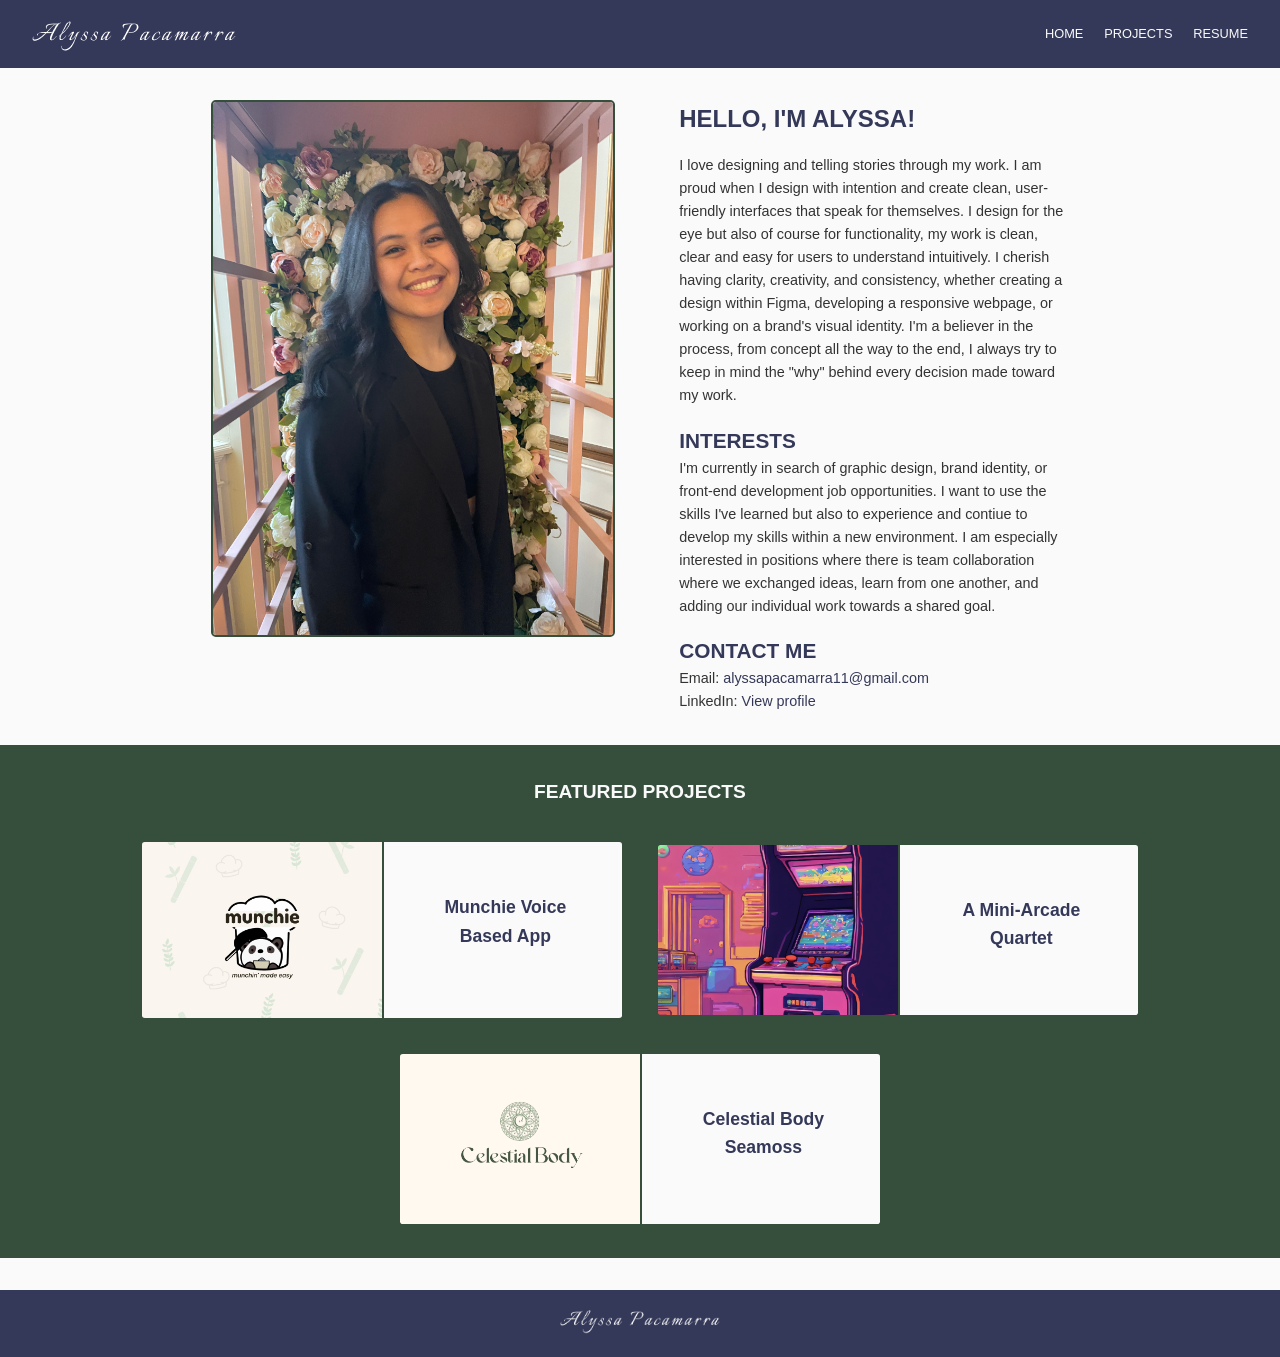
<file: index.html>
<!DOCTYPE html>
<html lang="en">
  <head>
    <meta charset="UTF-8"/>
    <meta
      name="viewport"
      content="width=device-width, initial-scale=1.0, user-scalable=yes"
    />
    <title>My Portfolio</title>
    <link rel="stylesheet" href="css/style.css"/>
    <link rel="stylesheet" href="css/grid.css"/>
    <link rel="stylesheet" href="css/images.css"/>
  </head>
  <body>
    <header>
      <div class="header-wrapper">
        <div>
          <a href="index.html">
            <img src="imgs/Alyssa-Logo.png" alt="Alyssa Pacamarra Name Logo" />
          </a>
        </div>

        <nav class="main-nav">
          <a class="nav" href="index.html">
            <span class="hover-underline-animation">HOME</span></a>
          <a class="nav" href="projects.html">
            <span class="hover-underline-animation">PROJECTS</span></a>
          <a class="nav" href="resume.html"
            ><span class="hover-underline-animation">RESUME</span></a>
        </nav>
      </div>
    </header>

    <section class="bio bio-fullwrap">
      <div class="bio-wrapper">
        <div class="bio-subwrapper">
          <img
            class="portfolio-image"
            src="imgs/portfolio-image-body.JPG"
            alt="Image of myself from mid body up"
          />
        </div>

        <div class="bio-subwrapper biography">
          <div class="bio-subsubwrapper biography">
            <h1>HELLO, I'M ALYSSA!</h1>
            <div class="underline-short-dark"></div>
            <p>
              I love designing and telling
              stories through my work. I am proud when I design with intention
              and create clean, user-friendly interfaces that speak for
              themselves. I design for the eye but also of course for
              functionality, my work is clean, clear and easy for users to
              understand intuitively. I cherish having clarity, creativity, and
              consistency, whether creating a design within Figma, developing a
              responsive webpage, or working on a brand's visual identity. I'm
              a believer in the process, from concept all the way to
              the end, I always try to keep in mind the "why" behind
              every decision made toward my work.
            </p>
          </div>

          <div class="bio-subsubwrapper biography">
            <h2>INTERESTS</h2>
            <p>
              I'm currently in search of graphic design, brand identity, or
              front-end development job opportunities. I want to use the skills I've
              learned but also to experience and contiue to develop my skills
              within a new environment. I am especially interested in
              positions where there is team collaboration where we exchanged ideas,
              learn from one another, and adding our individual work towards
              a shared goal.
            </p>
          </div>

          <div class="bio-subsubwrapper biography">
            <h2>CONTACT ME</h2>
            <p>
              Email:
              <a href="mailto:alyssapacamarra11@gmail.com">
                alyssapacamarra11@gmail.com</a>
              <br/>
              LinkedIn:
              <a href="https://www.linkedin.com/in/alyssa-pacamarra-34b112203/"
                target="_blank">
                View profile</a>
            </p>
          </div>
        </div>
      </div>
    </section>

    <section class="project project-text-wrapper">
      <h2 class="project-text">FEATURED PROJECTS</h2>
      <div class="project-wrapper light-background">
        <a href="project-one.html" class="project-subwrapper">
          <img class="project-image" src="imgs/munchie-wide.png" alt="Project 1 Image of my Munchie Voice-Based App Project"/>
          <div class="project-item project1">
            <h3>Munchie Voice<br>Based App</h3>
          </div>
        </a>

        <a href="project-one.html" class="project-subwrapper">
          <img class="project-image" src="imgs/arcade.png" alt="Project 2 Image of my Arduino Arcade Quartet Project"/>
          <div class="project-item project2">
            <h3>A Mini-Arcade Quartet</h3>
          </div>
        </a>

        <a href="project-one.html" class="project-subwrapper">
          <img class="project-image" src="imgs/celestial.png" alt="Project 3 Image of my Celestial Body Seamoss Building Identity Project"/>
          <div class="project-item project3">
            <h3>Celestial Body Seamoss</h3>
          </div>
        </a>
      </div>
    </section>

    <footer>
      <div>
        <a href="index.html">
          <img class="footer-small" src="imgs/Alyssa-Logo.png" alt="Alyssa Pacamarra Name Logo"/>
        </a>
      </div>
    </footer>
  </body>
</html>
</file>
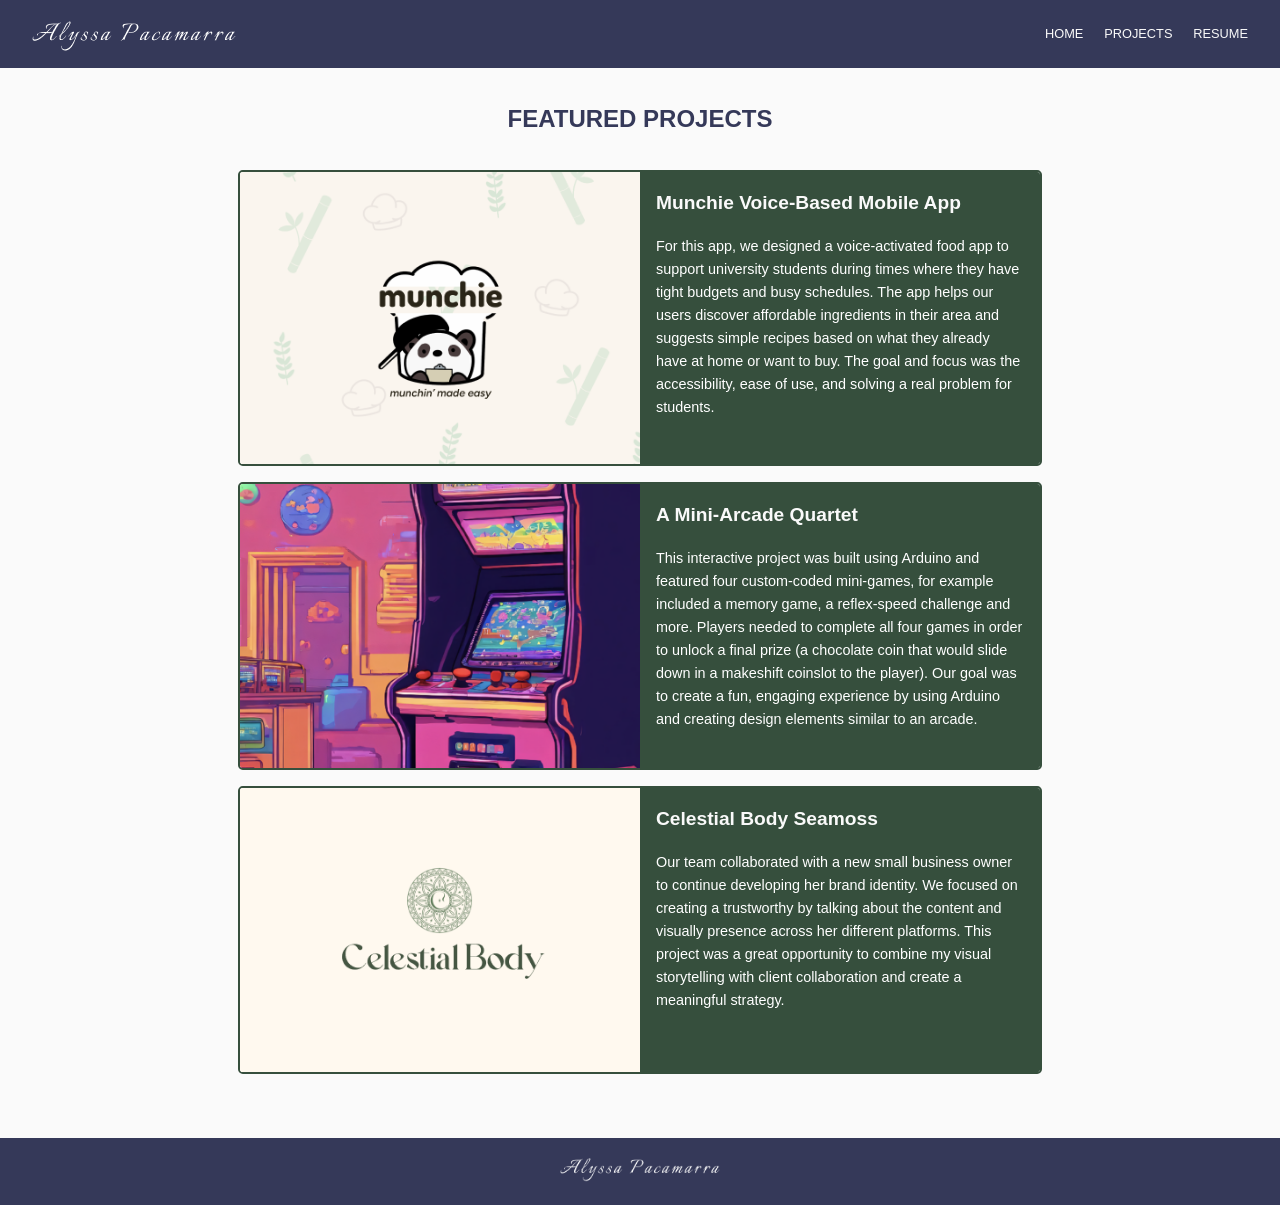
<file: projects.html>
<!DOCTYPE html>
<html lang="en">
  <head>
    <meta charset="UTF-8"/>
    <meta
      name="viewport"
      content="width=device-width, initial-scale=1.0, user-scalable=yes"
    />
    <title>My Portfolio</title>
    <link rel="stylesheet" href="css/style.css"/>
    <link rel="stylesheet" href="css/grid.css"/>
    <link rel="stylesheet" href="css/images.css"/>
  </head>
  <body>
    <header>
      <div class="header-wrapper">
        <div>
          <a href="index.html">
            <img src="imgs/Alyssa-Logo.png" alt="Alyssa Pacamarra Name Logo"/>
          </a>
        </div>

        <nav class="main-nav">
          <a class="nav" href="index.html">
            <span class="hover-underline-animation">HOME</span></a>
          <a class="nav" href="projects.html">
            <span class="hover-underline-animation">PROJECTS</span></a>
          <a class="nav" href="resume.html">
            <span class="hover-underline-animation">RESUME</span></a>
        </nav>
      </div>
    </header>

    <section class="project-page">
      <div class="project-page-wrapper light-background">
        <h1 class="project-page-text">FEATURED PROJECTS</h1>
        <div class="underline-short-dark"></div>

        <a href="project-one.html" class="project-page-subwrapper">
          <img class="project-page-image" src="imgs/munchie-wide.png" alt="Project 1 Image of my Munchie Voice-Based App Project"/>
          <div class="project-page-item project1">
            <h4>Munchie Voice-Based Mobile App</h4>
            <p>
              For this app, we designed a voice-activated food app to support university
              students during times where they have tight budgets and busy schedules. The app
              helps our users discover affordable ingredients in their area and
              suggests simple recipes based on what they already have at home or want to
              buy. The goal and focus was the accessibility, ease of use, and solving
              a real problem for students.
            </p>
          </div>
        </a>

        <a href="project-one.html" class="project-page-subwrapper">
          <img class="project-page-image" src="imgs/arcade.png" alt="Project 2 Image of my Arduino Arcade Quartet Project"/>
          <div class="project-page-item project2">
            <h4>A Mini-Arcade Quartet</h4>
            <p>
              This interactive project was built using Arduino and featured four
              custom-coded mini-games, for example included a memory game, a reflex-speed
              challenge and more. Players needed to complete all four
              games in order to unlock a final prize (a chocolate coin that would slide 
              down in a makeshift coinslot to the player). Our goal was to create a fun, 
              engaging experience by using Arduino and creating design elements similar to an arcade.
            </p>
          </div>
        </a>

        <a href="project-one.html" class="project-page-subwrapper">
          <img class="project-page-image" src="imgs/celestial.png" alt="Project 2 Image of my Arduino Arcade Quartet Project"/>
          <div class="project-page-item project3">
            <h4>Celestial Body Seamoss</h4>
            <p>
              Our team collaborated with a new small business owner to continue developing
              her brand identity. We focused on creating a trustworthy by talking about the content and 
              visually presence across her different platforms. This project was a great
              opportunity to combine my visual storytelling with client collaboration and create a meaningful strategy.
            </p>
          </div>
        </a>
      </div>
    </section>

    <footer>
      <div>
        <a href="index.html">
          <img class="footer-small" src="imgs/Alyssa-Logo.png" alt="Alyssa Pacamarra Name Logo"/>
        </a>
      </div>
    </footer>
  </body>
</html>
</file>
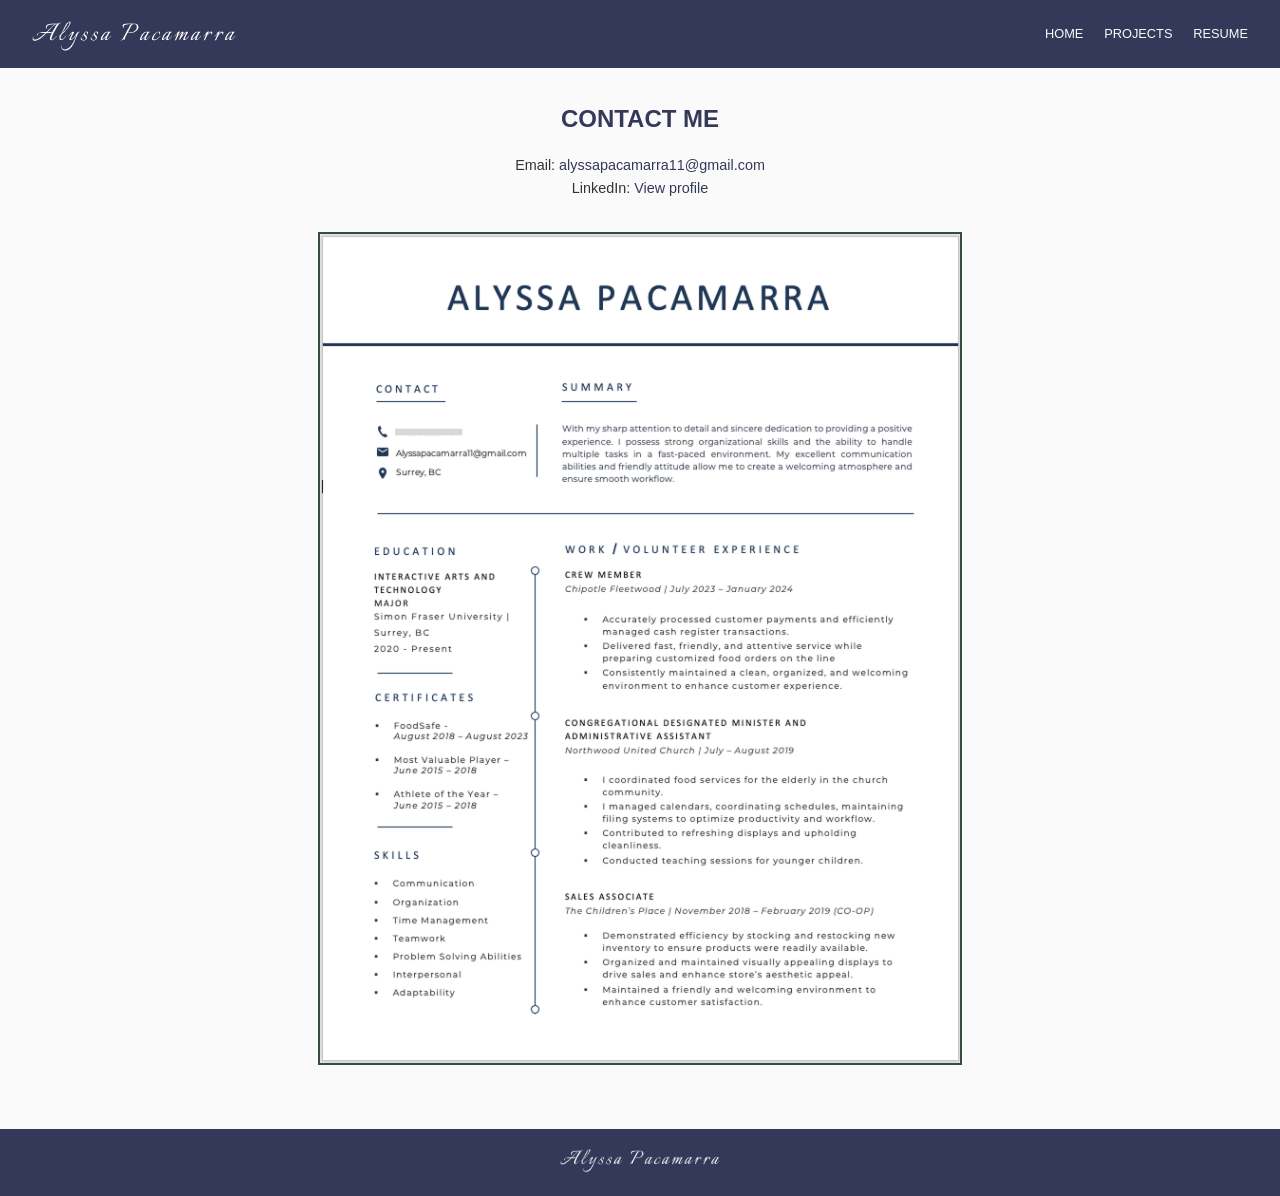
<file: resume.html>
<!DOCTYPE html>
<html lang="en">
  <head>
    <meta charset="UTF-8"/>
    <meta
      name="viewport"
      content="width=device-width, initial-scale=1.0, user-scalable=yes"
    />
    <title>My Portfolio</title>
    <link rel="stylesheet" href="css/style.css"/>
    <link rel="stylesheet" href="css/grid.css"/>
    <link rel="stylesheet" href="css/images.css"/>
  </head>
  <body>
    <header>
      <div class="header-wrapper">
        <div class="logo-small">
          <a href="index.html">
            <img src="imgs/Alyssa-Logo.png" alt="Alyssa Pacamarra Name Logo"/>
          </a>
        </div>

         <nav class="main-nav">
          <a class="nav" href="index.html">
            <span class="hover-underline-animation">HOME</span></a>
          <a class="nav" href="projects.html">
            <span class="hover-underline-animation">PROJECTS</span></a>
          <a class="nav" href="resume.html">
            <span class="hover-underline-animation">RESUME</span></a>
        </nav>
      </div>
    </header>

    <section class="resume resume-contacts-wrapper">
      <div class="resume-contacts-subwrapper contacts-page">
        <h1>CONTACT ME</h1>
        <p>
          Email:
          <a href="mailto:alyssapacamarra11@gmail.com">
            alyssapacamarra11@gmail.com</a>
          <br />
          LinkedIn:
          <a href="https://www.linkedin.com/in/alyssa-pacamarra-34b112203/"
            target="_blank">
            View profile</a>
        </p>
      </div>
      <div class="resume-contacts-subwrapper resume-page">
        <img class="resume-image" src="imgs/alyssa-resume.png" alt="Alyssa's Resume"/>
      </div>
    </section>

    <footer>
      <div>
        <a href="index.html">
          <img class="footer-small" src="imgs/Alyssa-Logo.png" alt="Alyssa Pacamarra Name Logo"/>
        </a>
      </div>
    </footer>
  </body>
</html>
</file>
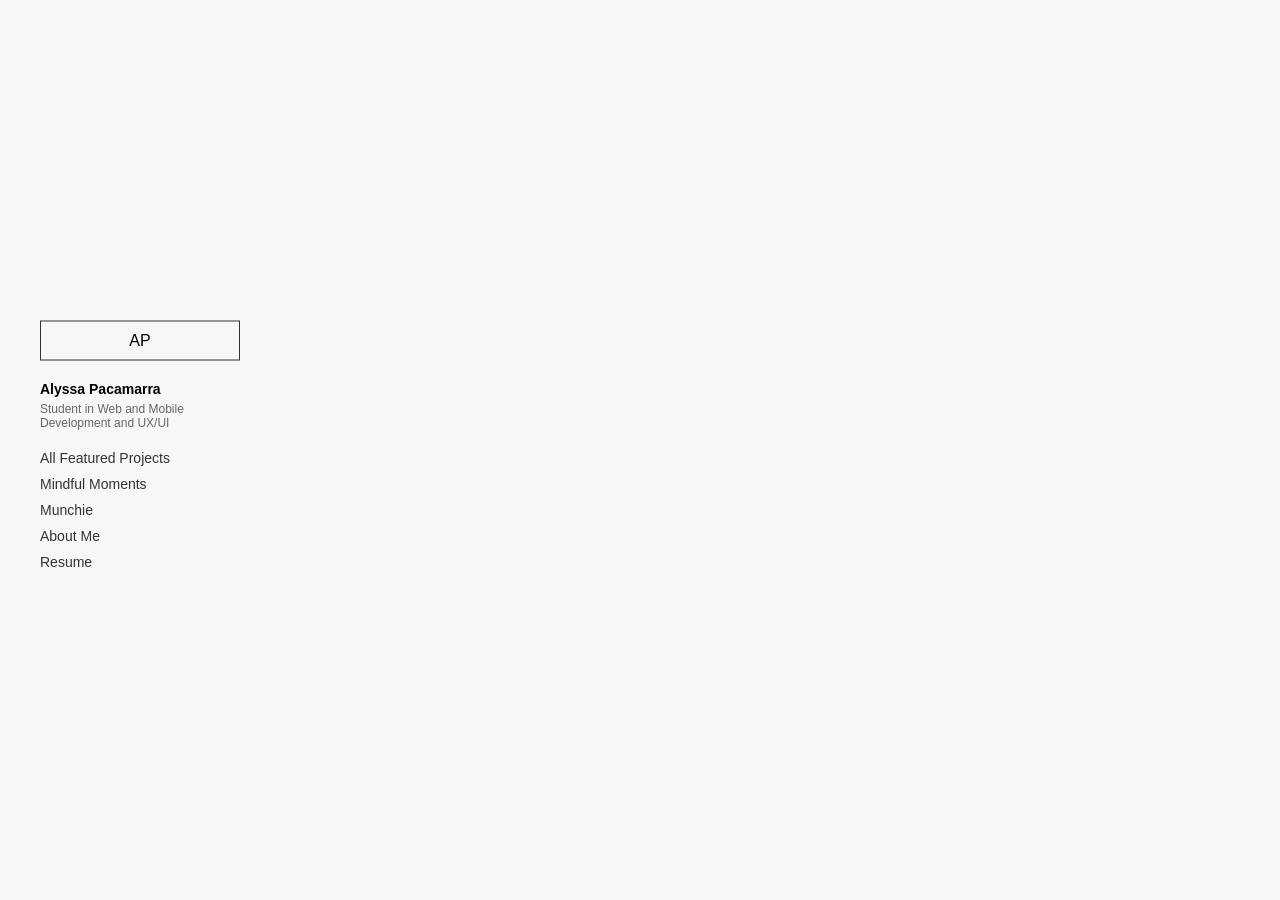
<file: Portfolio_2/about.html>
<!DOCTYPE html>
<html lang="en">
<head>
  <meta charset="UTF-8">
  <meta name="viewport" content="width=device-width, initial-scale=1.0">
  <title>Mindful Moments</title>

  <link rel="stylesheet" href="styles.css">
  <link rel="stylesheet" href="layout.css">
</head>

<body>

  <!-- SIDEBAR -->
  <div class="sidebar">
    <div class="logo">AP</div>

    <h3>Alyssa Pacamarra</h3>
    <p>Student in Web and Mobile Development and UX/UI</p>

    <div class="nav-links">
      <a href="index.html">All Featured Projects</a>
      <a href="project1.html">Mindful Moments</a>
      <a href="project2.html">Munchie</a>
      <a href="about.html">About Me</a>
      <a href="resume.html">Resume</a>
    </div>
  </div>

</body>
</html>
</file>
<file: css/style.css>
/* 
  TEXT & FONTS
  BUTTONS & NAVIGATION
  EXTRA
*/

/* ----- TEXT AND FONTS ----- */
section {
  align-items: center;
  padding: 2rem;
  max-width: 90vw;
  margin: auto;
}

.bio {
  width: 67vw;
}

@media (max-width: 1100px) {
  .bio {
    width: 85vw;
  }
}

footer {
  background-color: #353959;
  text-align: center;
  padding: 1rem;
  font-size: 0.9rem;
  margin-top: 2rem;
}

h1 {
  font-size: 1.5em;
  color: #353959;
  padding: 0 0 1rem 0;
  margin: 0;

}

h2 {
  font-size: 1.3rem;
  color: #353959;
  padding: 0;
  margin: 0;
}

/* .underline-short-light {
  height: 2px;
  width: 5rem;             
  border-bottom: 2px solid #fafafa;
  margin-top: 0.25rem;
  margin-bottom: 1rem;
}

.underline-short-dark {
  height: 2px;
  width: 5rem;             
  border-bottom: 2px solid #353959;
  margin-top: 0.25rem;
  margin-bottom: 1rem;
} */

h3 {
  display: flex;
  justify-content: center;
  align-content: center;
  text-align: center;
  font-size: 1.1rem;
  color: #353959;
  font-weight: 700;
  padding: 3rem;
  margin: 0;
}

h4 {
  font-size: 1.2rem;
  color: #fafafa;
  padding: 0 0 1rem 0;
  margin: 0;
}

.munchie-page-subwrapper h4 {
  color: #353959;
}

p {
  font-size: 0.9rem;
  padding: 0;
  margin: 0;
}

body {
  font-family: Arial, sans-serif;
  line-height: 1.6;
  margin: 0;
  padding: 0;
  background-color: #fafafa;
  color: #333;
  zoom: 1;
}

header {
  background-color: #353959;
  color: #fafafa;
  padding: 1rem 2rem 0.5rem 2rem;
  position: sticky;
  top: 0;
  z-index: 1000;
}

.project-text {
  font-size: 1.2rem;
  color: #fafafa;
  margin: 0;
  padding-bottom: 2rem;
}

.project-page-text {
  font-size: 1.5rem;
  color: #353959;
  margin: 0;
  padding-bottom: 0;
}


.biography {
  max-width: 30rem;
}

.dark-background {
  color: #fafafa;
}

.light-background {
  color: #353959;
}

.footer-text {
  color: #fafafa;
}

/* ----- BUTTONS & NAVIGATION ----- */
a {
  color: #353959;
  text-decoration: none;
}

a:hover {
  text-decoration: underline;
}

.nav {
  color: #fafafa;
}

.main-nav {
  display: flex;
  padding: 0.5rem 0 0 0;
  font-size: 0.8rem;
  gap: 1.3rem;
}

.project-subwrapper:hover {
  transform: translateY(-5px);
  border: 0.25rem solid #6c9478;
}

.project-page-subwrapper:hover {
  transform: translateY(-5px);
  border: 0.25rem solid #6c9478;
}

.munchie-page-image:hover {
  transform: scale(1.25);
}

/* ----- EXTRA ----- */
/* Homaepage */
.banner {
  max-width: 100vw;
  margin: 0;
  padding: 0;
  overflow: hidden;
}

.project {
  background-color: #364f3d;
  max-width: 100vw;
}

.project-item {
  background-color: #fafafa;
  width: 15rem;
  height: auto;
  text-align: left;
  padding: 0.2rem 0.2rem 0.2rem 0.5rem;
}

/* Projects Page */
.project-page-item {
  width: 25rem;
  height: auto;
  background-color: #364f3d;
  padding: 1rem;
  box-sizing: border-box;
  color: white;
  display: flex;
  flex-direction: column;
}

/* Resume Page */
.contacts-page {
  display: flex;
  text-align: center;
}
</file>
<file: css/grid.css>
/* ----- WRAPPERS ----- */
/* Homepage */
.header-wrapper {
  display: flex;
  justify-content: space-between;
  flex-wrap: wrap;
}

@media (max-width: 470px) {
  .header-wrapper {
    display: flex;
    justify-content: center;
  }
}

.bio-wrapper {
  display: flex;
  gap: 4rem;
  align-content: center;
  justify-content: center;
}

.bio-subwrapper {
  display: flex;
  flex-direction: column;
  gap: 1rem;
}

@media (max-width: 950px) {
  .bio-wrapper {
    flex-direction: column;
    display: flex;
    gap: 4rem;
    align-items: center;
    justify-content: center;
  }
}

.project-title-wrapper {
  display: flex;
  flex-direction: row;
}

.project-wrapper {
  display: flex;
  flex-wrap: wrap;
  align-items: center;
  justify-content: center;
  flex-direction: row;
  gap: 2rem;
  margin: 0;
  padding: 0;
}

.project-subwrapper {
  display: flex;
  flex-direction: row;
  align-items: flex-start;
  align-items: stretch;
  text-align: center;
  width: 30rem;
  max-width: 30rem;
  margin: 0;
  padding: 0;
  border: 0.15rem solid #364f3d;
  border-radius: 0.3rem;
  overflow: hidden;
}

.project-text-wrapper {
  display: flex;
  flex-direction: column;
}

@media (max-width: 530px) {
  .project-subwrapper {
    display: flex;
    flex-direction: column;
    align-items: stretch;
    align-items: center;
    justify-content: center;
    width: 15rem;
    max-width: 15rem;
    border: 0.15rem solid #364f3d;
    border-radius: 0.3rem;
  }

  .project-image {
    width: 15rem;
    height: auto;
    display: block;
    object-fit: cover;
    border-radius: 0.3rem 0.3rem 0 0;
    border: 0.15rem solid #364f3d;
    padding: 0;
  }

  .project-item {
    background-color: #fafafa;
    width: 14.9rem;
    display: flex;
    padding: 0.2rem 0.2rem 0.2rem 0.8rem;
    flex-direction: column;
    justify-content: center;
    align-items: left;
    text-align: left;
    border-radius: 0 0 0.3rem 0.3rem;
  }
}

/* Projects Page */
.project-page-wrapper {
  display: flex;
  flex-direction: column;
  align-items: center;
  gap: 1rem;
  width: 100%;
}

.project-page-subwrapper {
  display: flex;
  flex-direction: row;
  align-items: stretch;
  text-align: left;
  border: 0.15rem solid #364f3d;
  border-radius: 0.3rem;
  overflow: hidden;
  padding: 0;
}

@media (max-width: 1000px) {
  .project-page-wrapper {
    gap: 1rem;
  }

  .project-page-subwrapper {
    flex-direction: column;
    max-width: 25.1rem;
  }

  .project-page-image,
  .project-page-item {
    width: 25.1rem;
    height: auto;
  }
}

@media (max-width: 430px) {
  .project-page-wrapper {
    display: flex;
    flex-direction: column;
    align-items: center;
    gap: 1rem;
    width: 80vw;
  }

  .project-page-subwrapper {
    flex-direction: column;
    width: 80vw;
    max-width: 80vw;
  }

  .project-page-image {
    width: 100%;
    max-width: 100%;
    height: auto;
    display: block;
    object-fit: cover;
  }

  .project-page-item {
    width: 100%;
  }
}

/* Munchie Page */
.munchie-page-wrapper {
  width: 50vw;
  padding: 2rem;
}

@media (max-width: 1000px) {
  .munchie-page-wrapper {
    width: 80vw;
  }
}

.munchie-page-subwrapper {
  display: flex;
  flex-direction: column;
  padding: 2rem 0 0 0;
  /* padding-bottom: 1rem; */
  gap: 1rem;
}

/* Resume Page */
.resume-contacts-wrapper {
  display: flex;
  flex-direction: column;
  gap: 2rem;
}

.resume-contacts-subwrapper {
  display: flex;
  flex-direction: column;
}
</file>
<file: css/images.css>
/* ----- IMAGES ----- */
.footer-small {
  width: 10rem;
  height: auto;
}

/* Homepage */
.portfolio-image {
  max-width: 25rem;
  height: auto;
  display: block;
  object-fit: cover;
  border-radius: 0.3rem;
  border: 0.15rem solid #364f3d;
}

@media (max-width: 475px) {
  .portfolio-image {
    width: 90vw;
    max-width: none;
    height: auto;
  }
}

.project-image {
  width: 15rem;
  height: 100%;
  display: block;
  object-fit: cover;
  border-right: 0.15rem solid #364f3d;
  /* align-items: center; */
}

/* Projects Page */
.project-page-image {
  width: 25rem;
  height: auto;
  object-fit: cover;
  display: block;
}

/* Munchie Page */

.banner {
  display: flex;
  justify-content: center;
  align-items: center;
  align-items: stretch;
  width: 100vw;
  overflow: hidden;
}

.munchie-page-image {
  display: block;
  margin: 0.2rem auto;
  max-width: 100%;
  border-radius: 0.3rem;
  border: 0.15rem solid #364f3d;
}

@media (max-width: 600px) {
  .munchie-page-image {
    width: 100%;
  }
}

.wide-banner {
  max-width: 100vw;
  height: auto;
}

/* .brainstorm,
.persona {
  width: 49%;
} */

/* @media (max-width: 850px) {
  .brainstorm,
  .persona {
    width: 149%;
  }
} */

/* Resume Page */
.resume {
  display: flex;
  align-items: center;
  justify-content: center;
}

.resume-image {
  width: 40rem;
  height: auto;
  border: 0.15rem solid #364f3d;
}

@media (max-width: 775px) {
  .resume-image {
    width: 90vw;
    max-width: none;
    height: auto;
  }
}
</file>
<file: Portfolio_2/styles.css>
* {
  margin: 0;
  padding: 0;
  box-sizing: border-box;
  font-family: Arial, sans-serif;
}

body {
  display: flex;
  background: #f7f7f7;
}

/* SIDEBAR */
.sidebar {
  position: fixed;
  left: 40px;
  top: 50%;
  transform: translateY(-50%);
  width: 200px;
}

.logo {
  border: 1px solid #333;
  padding: 10px;
  text-align: center;
  margin-bottom: 20px;
}

.sidebar h3 {
  font-size: 14px;
  margin-bottom: 5px;
}

.sidebar p {
  font-size: 12px;
  color: #666;
  margin-bottom: 20px;
}

.nav-links a {
  display: block;
  text-decoration: none;
  color: #333;
  margin: 10px 0;
  font-size: 14px;
}

.nav-links a:hover {
  text-decoration: underline;
}

/* MAIN */
.main {
  margin-left: 300px;
  padding: 80px 60px;
  width: 100%;
}

.intro h1 {
  font-size: 24px;
  margin-bottom: 10px;
}

.intro p {
  color: #666;
  max-width: 600px;
  margin-bottom: 60px;
}

/* PROJECTS (non-layout styling only) */
.project {
  align-items: center;
  margin-bottom: 60px;
  gap: 40px;
}

.project-img {
  width: 300px;
  height: 180px;
  background: #eaeaea;
  display: flex;
  align-items: center;
  justify-content: center;
}

.project-img img {
  max-width: 80%;
}

.project-content h3 {
  font-size: 16px;
  margin-bottom: 10px;
}

.project-content p {
  font-size: 14px;
  color: #666;
  margin-bottom: 15px;
  max-width: 400px;
}

.btn {
  border: 1px solid #7b61ff;
  padding: 8px 16px;
  font-size: 12px;
  background: none;
  cursor: pointer;
  transition: 0.2s;
}

.btn:hover {
  background: #7b61ff;
  color: white;
}

/* PROJECT PAGE (non-layout parts) */
.project-page {
  max-width: 900px;
}

.hero {
  margin: 30px 0;
  display: flex;
  justify-content: center;
}

.hero img {
  width: 400px;
}

.project-desc {
  max-width: 700px;
  margin: 20px 0;
  color: #666;
}

.section {
  margin: 40px 0;
  max-width: 700px;
}

.section h3 {
  margin-bottom: 10px;
}
</file>
<file: Portfolio_2/layout.css>
/* PROJECT ROW LAYOUT */
.project {
  display: flex;
}

/* INFO GRID */
.info-grid {
  display: grid;
  grid-template-columns: 1fr 1fr;
  gap: 10px 40px;
  margin: 30px 0;
  font-size: 14px;
}

/* IMAGE GRID */
.image-grid {
  display: grid;
  grid-template-columns: 1fr 1fr;
  gap: 20px;
  margin: 30px 0;
}

.img-box {
  height: 150px;
}

/* HERO CENTERING (layout-only) */
.hero {
  display: flex;
  justify-content: center;
}
</file>
